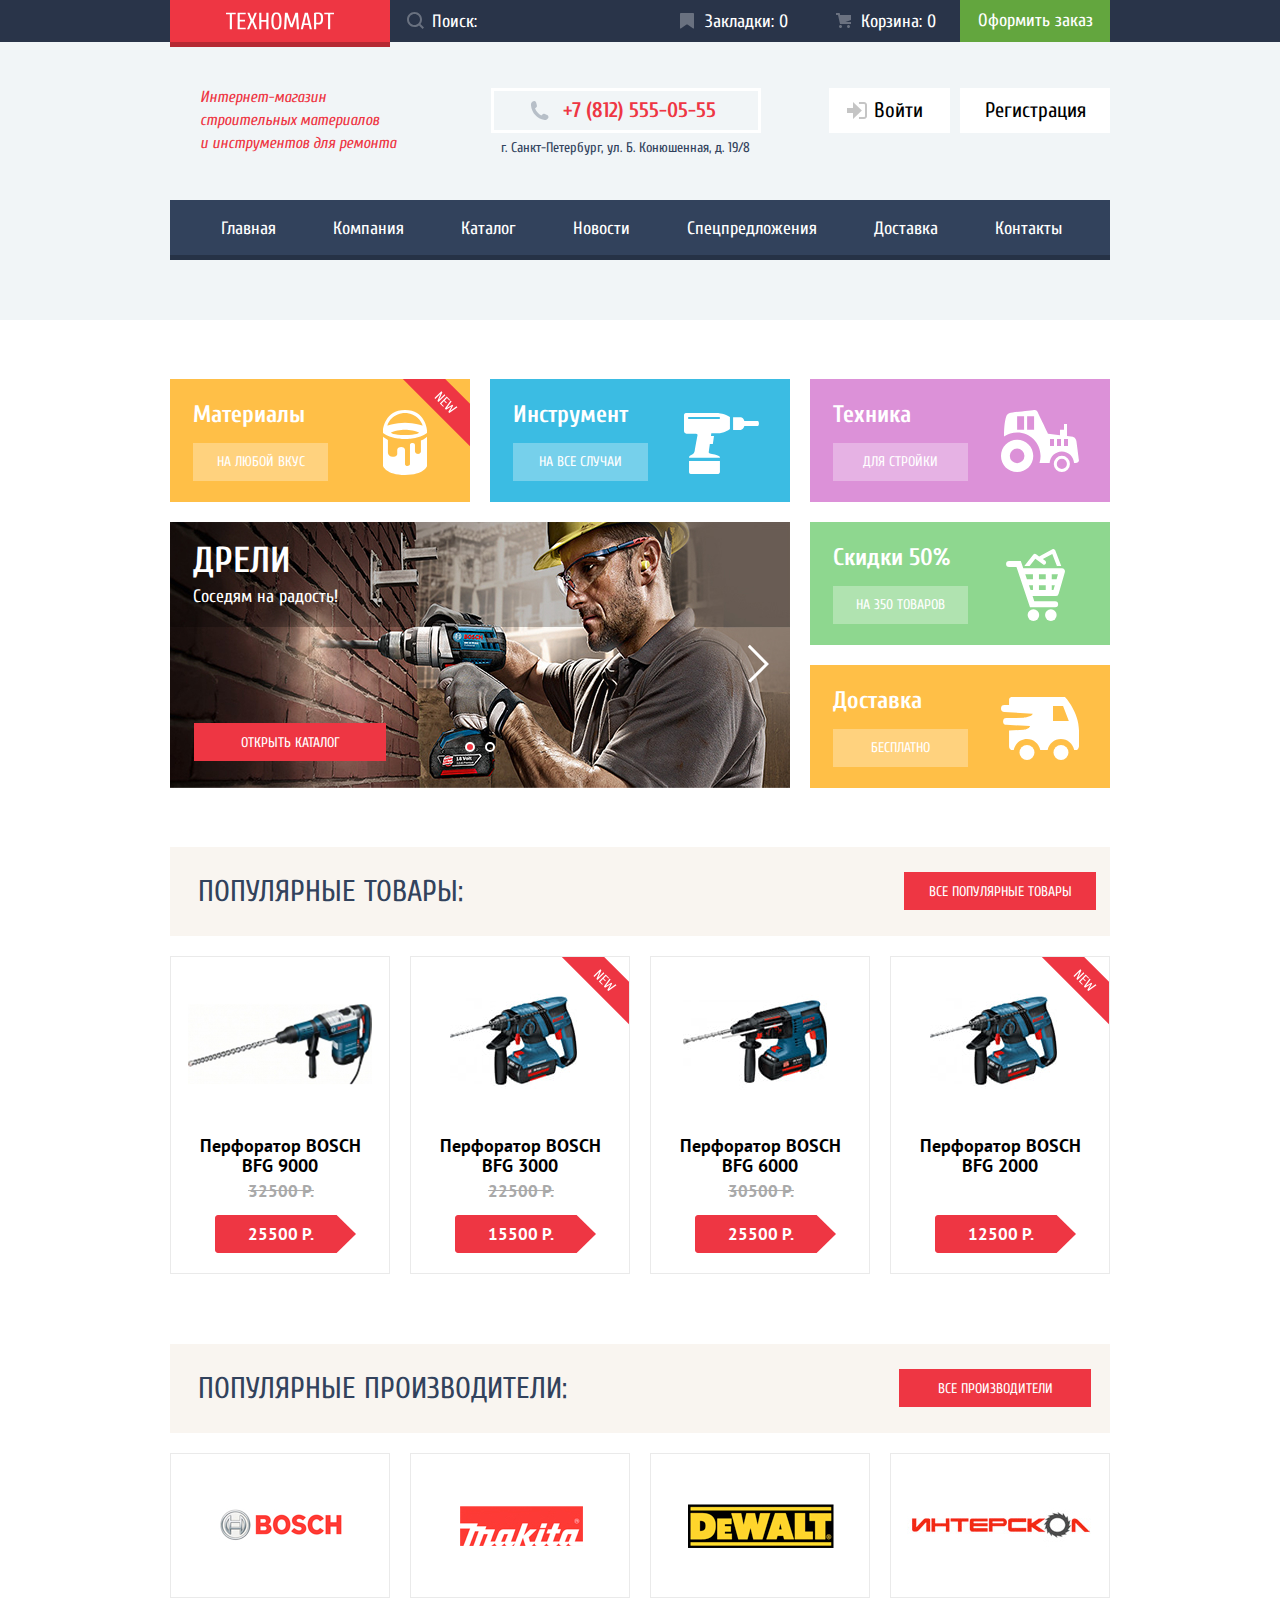
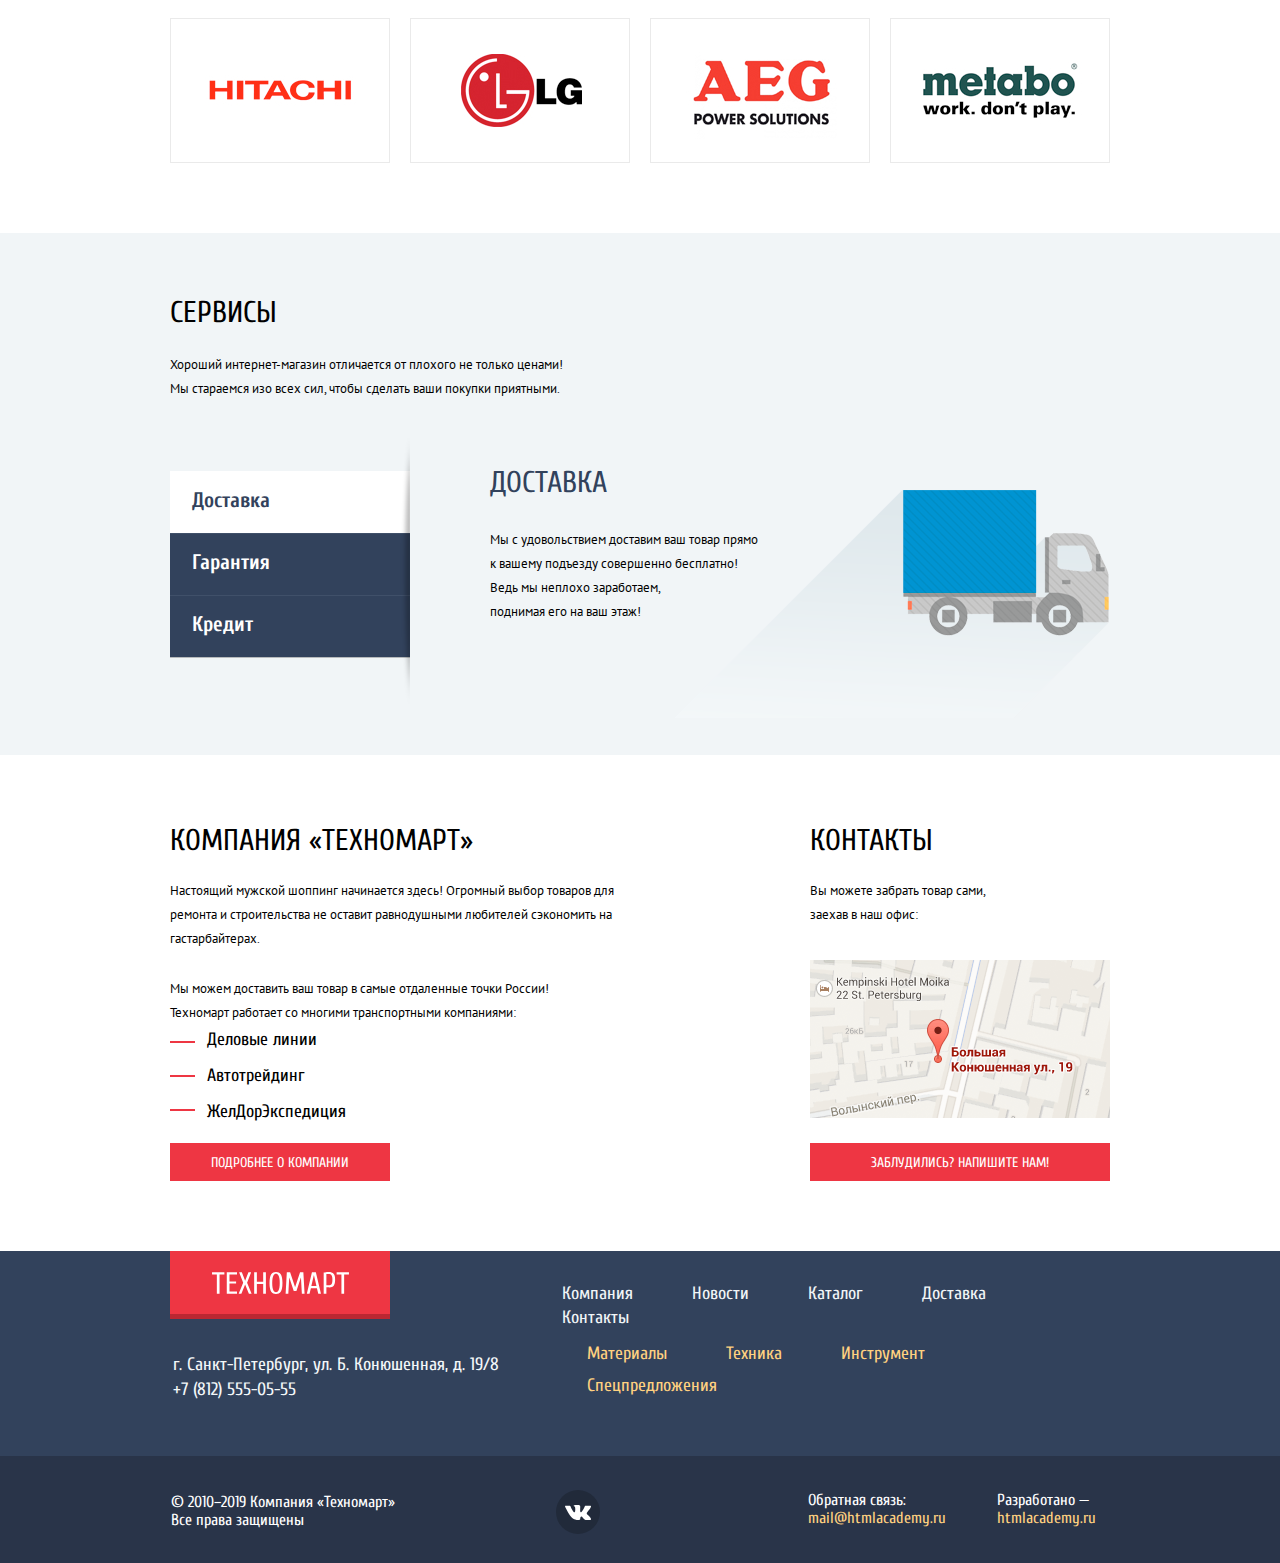
<file: index.html>
<!DOCTYPE html>
<html lang="ru" class="page">
  <head>
    <meta charset="utf-8">
    <title>HTML Academy: Техномарт</title>
    <link
      href="https://fonts.googleapis.com/css2?family=Cuprum:ital,wght@0,400;0,700;1,400&family=PT+Sans:wght@400;700&display=swap"
      rel="stylesheet"
   >
    <link rel="stylesheet" href="css/normalize.css">
    <link rel="stylesheet" href="css/style.css">
  </head>

  <body class="page-body">
    <header>
      <div class="header-top">
        <div class="header-top-wrapper">
          <a class="button header-logo" aria-label="Логотип Техномарт"></a>
          <form
            action="https://echo.htmlacademy.ru"
            method="GET"
            class="search-form"
          >
            <label class="visually-hidden" for="search">Поиск</label>
            <input
              type="search"
              name="search"
              id="search"
              placeholder="Поиск:"
              class="search-input"
           >
          </form>
          <div class="cart-container">
            <a href="" class="header-link bookmarks">Закладки: 0</a>
            <a href="" class="header-link cart">Корзина: 0</a>
            <a href="" class="order">Оформить заказ</a>
          </div>
        </div>
      </div>
      <section class="header-about">
        <h1>
          Интернет-магазин строительных материалов<br>
          и инструментов для ремонта
        </h1>
        <div class="contact-info">
          <div class="phone">
            <a href="tel:+78125550555">+7 (812) 555-05-55</a>
          </div>
          <address>г. Санкт-Петербург, ул. Б. Конюшенная, д. 19/8</address>
        </div>
        <ul class="logged">
          <li>
            <a href="" class="login">Войти</a>
          </li>
          <li>
            <a href="" class="registration">Регистрация</a>
          </li>
        </ul>
      </section>
      <nav class="header-nav">
        <ul>
          <li>
            <a href="index.html">Главная</a>
          </li>
          <li>
            <a href="">Компания</a>
          </li>
          <li>
            <a href="catalog.html">Каталог</a>
          </li>
          <li>
            <a href="">Новости</a>
          </li>
          <li>
            <a href="">Спецпредложения</a>
          </li>
          <li>
            <a href="">Доставка</a>
          </li>
          <li>
            <a href="">Контакты</a>
          </li>
        </ul>
      </nav>
    </header>
    <main>
      <section class="products">
        <h2 class="visually-hidden">Категории товаров</h2>
        <ul class="products-items">
          <li class="product-material new" aria-label="Новинка">
            <h3>Материалы</h3>
            <a href="">На любой вкус</a>
          </li>
          <li class="product-tool">
            <h3>Инструмент</h3>
            <a href="">На все случаи</a>
          </li>
          <li class="product-tech">
            <h3>Техника</h3>
            <a href="">Для стройки</a>
          </li>
          <li class="product-sale">
            <h3>Скидки 50%</h3>
            <a href="">На 350 товаров</a>
          </li>
          <li class="product-delivery">
            <h3>Доставка</h3>
            <a href="">Бесплатно</a>
          </li>
          <li class="product-slider">
            <div class="slider" id="main-slider">
              <ul class="slider-list">
                <li
                  class="slide"
                  id="slide-2"
                  data-image="img/drill-slider.jpg"
                >
                  <h3 class="slide-title">Дрели</h3>
                  <p>Соседям на радость!</p>
                </li>
                <li
                  class="slide"
                  id="slide-1"
                  data-image="img/perforator-slider.jpg"
                >
                  <h3 class="slide-title">Перфораторы</h3>
                  <p>Настоящие мужские игрушки</p>
                </li>
              </ul>
              <div class="slider-controls">
                <button
                  class="back"
                  type="button"
                  aria-label="Предыдущий слайд"
                ></button>
                <button
                  class="forward"
                  type="button"
                  aria-label="Следующий слайд"
                ></button>
                <div class="slider-pagination">
                  <button
                    class="first-slide current"
                    type="button"
                    aria-label="Первый слайд"
                  ></button>
                  <button
                    class="second-slide"
                    type="button"
                    aria-label="Второй слайд"
                  ></button>
                </div>
              </div>
              <a class="button slide-button" href="catalog.html"
                >Открыть каталог</a
              >
            </div>
          </li>
        </ul>
      </section>
      <section class="popular-items">
        <div class="popular-items-header">
          <h2>Популярные товары:</h2>
          <a href="" class="button">Все популярные товары</a>
        </div>
        <ul class="popular-list">
          <li class="item">
            <a href="" class="button buy">Купить</a>
            <a href="" class="button to-bookmarks">В Закладки</a>
            <img
              src="img/bosch-9000.jpg"
              alt="Перфоратор BOSCH BFG 9000"
              width="184"
              height="164"
              class="bosch-9000"
           >
            <h4>Перфоратор BOSCH BFG 9000</h4>
            <div class="price old-price">32500 Р.</div>
            <div class="price new-price">25500 Р.</div>
          </li>
          <li class="item new" aria-label="Новинка">
            <a href="" class="button buy">Купить</a>
            <a href="" class="button to-bookmarks">В Закладки</a>
            <img
              src="img/bosch-3000.jpg"
              alt="Перфоратор BOSCH BFG 3000"
              width="127"
              height="112"
              class="bosch-3000"
           >
            <h4>Перфоратор BOSCH BFG 3000</h4>
            <div class="price old-price">22500 Р.</div>
            <div class="price new-price">15500 Р.</div>
          </li>
          <li class="item">
            <a href="" class="button buy">Купить</a>
            <a href="" class="button to-bookmarks">В Закладки</a>
            <img
              src="img/bosch-6000.jpg"
              alt="Перфоратор BOSCH BFG 6000"
              width="144"
              height="128"
              class="bosch-6000"
           >
            <h4>Перфоратор BOSCH BFG 6000</h4>
            <div class="price old-price">30500 Р.</div>
            <div class="price new-price">25500 Р.</div>
          </li>
          <li class="item new" aria-label="Новинка">
            <a href="" class="button buy">Купить</a>
            <a href="" class="button to-bookmarks">В Закладки</a>
            <img
              src="img/bosch-2000.jpg"
              alt="Перфоратор BOSCH BFG 2000"
              width="127"
              height="112"
              class="bosch-2000"
           >
            <h4>Перфоратор BOSCH BFG 2000</h4>
            <div class="price old-price empty"></div>
            <div class="price new-price">12500 Р.</div>
          </li>
        </ul>
      </section>
      <section class="popular-manufactures">
        <div class="popular-manufactures-header">
          <h2>Популярные производители:</h2>
          <a href="catalog.html" class="button">Все производители</a>
        </div>
        <ul class="manufactures-list">
          <li class="manufactures-item">
            <a href="" aria-label="Бош">
              <img
                src="img/bosch.jpg"
                alt="Логотип BOSCH"
                width="126"
                height="37"
             >
            </a>
          </li>
          <li class="manufactures-item">
            <a href="" aria-label="Макита">
              <img
                src="img/makita.jpg"
                alt="Логотип makita"
                width="123"
                height="40"
             >
            </a>
          </li>
          <li class="manufactures-item">
            <a href="" aria-label="Деволт">
              <img
                src="img/dewalt.jpg"
                alt="Логотип DeWalt"
                width="146"
                height="44"
             >
            </a>
          </li>
          <li class="manufactures-item interskol">
            <a href="" aria-label="Интерскол">
              <img
                src="img/interskol.jpg"
                alt="Логотип интерскол"
                width="200"
                height="88"
             >
            </a>
          </li>
          <li class="manufactures-item">
            <a href="" aria-label="Хитачи">
              <img
                src="img/hitachi.jpg"
                alt="Логотип HITACH"
                width="169"
                height="31"
             >
            </a>
          </li>
          <li class="manufactures-item">
            <a href="" aria-label="Элджи">
              <img src="img/lg.jpg" alt="Логотип LG" width="121" height="73">
            </a>
          </li>
          <li class="manufactures-item">
            <a href="" aria-label="Аег">
              <img
                src="img/aeg.jpg"
                alt="Логотип AEG"
                width="151"
                height="96"
             >
            </a>
          </li>
          <li class="manufactures-item metabo">
            <a href="" aria-label="Метабо">
              <img
                src="img/metabo.jpg"
                alt="Логотип metabo"
                width="206"
                height="73"
             >
            </a>
          </li>
        </ul>
      </section>
      <section class="advantages">
        <div class="advantages-container">
          <h2 class="visually-hidden">Наши преимущества</h2>
          <div class="advantages-header">
            <h3>Сервисы</h3>
            <p>
              Хороший интернет-магазин отличается от плохого не только ценами!
              Мы стараемся изо всех сил, чтобы сделать ваши покупки приятными.
            </p>
          </div>
          <div class="switch">
            <div class="switch-controls">
              <button
                type="button"
                aria-label="Доставка"
                data-switch="0"
                class="current"
              >
                Доставка
              </button>
              <button type="button" aria-label="Гарантия" data-switch="1">
                Гарантия
              </button>
              <button type="button" aria-label="Кредит" data-switch="2">
                Кредит
              </button>
            </div>
            <ul class="switch-list">
              <li class="switch-item delivery">
                <h3 class="switch-title">Доставка</h3>
                <p>
                  Мы с удовольствием доставим ваш товар прямо<br>
                  к вашему подъезду совершенно бесплатно!<br>
                  Ведь мы неплохо заработаем,<br>
                  поднимая его на ваш этаж!
                </p>
              </li>
              <li class="switch-item guarantee">
                <h3 class="switch-title">Гарантия</h3>
                <p>
                  Если купленный у нас товар поломается или заискрит,<br>
                  а также в случае пожара, спровоцированного его<br>
                  возгоранием, вы всегда можете быть уверены в нашей<br>
                  гарантии. Мы обменяем сгоревший товар на новый.<br>
                  Дом уж восстановите как-нибудь сами.
                </p>
              </li>
              <li class="switch-item credit">
                <h3 class="switch-title">Кредит</h3>
                <p>
                  Залезть в долговую яму стало проще!<br>
                  Кредитные консультанты придут вам на помощь.
                </p>
                <a class="button btn-credit" href="#">Отправить заявку</a>
              </li>
            </ul>
          </div>
        </div>
      </section>
      <div class="main-about-container">
        <section class="main-about">
          <h2>Компания «Техномарт»</h2>
          <p>
            Настоящий мужской шоппинг начинается здесь! Огромный выбор товаров
            для ремонта и строительства не оставит равнодушными любителей
            сэкономить на гастарбайтерах.
          </p>
          <p>
            Мы можем доставить ваш товар в самые отдаленные точки России!
            Техномарт работает со многими транспортными компаниями:
          </p>
          <ul>
            <li>Деловые линии</li>
            <li>Автотрейдинг</li>
            <li>ЖелДорЭкспедиция</li>
          </ul>
          <a href="" class="button">Подробнее о компании</a>
        </section>
        <section class="main-contacts">
          <h2>Контакты</h2>
          <p>Вы можете забрать товар сами, заехав в наш офис:</p>
          <a
            class="map-popup"
            href="map.html"
            aria-label="г. Санкт-Петербург, ул. Б. Конюшенная, д. 19/8"
          ></a>
          <a class="button btn-write-us" href="writeus.html">
            Заблудились? Напишите нам!
          </a>
        </section>
      </div>
      <section class="popup popup-writeus">
        <h2 class="visually-hidden">Связаться с нами</h2>
        <form
          class="writeus-form"
          action="https://echo.htmlacademy.ru"
          method="POST"
        >
          <div class="form-wrapper">
            <p>
              <label for="name">Ваше имя:</label>
              <input
                class="name"
                type="text"
                id="name"
                name="name"
                placeholder="Имя Фамилия"
             >
            </p>
            <p>
              <label for="email">Ваш e-mail:</label>
              <input
                class="email"
                type="email"
                id="email"
                name="email"
                placeholder="email@example.com"
             >
            </p>
            <p>
              <label for="text">Текст письма:</label>
              <textarea
                class="text"
                name="text"
                id="text"
                cols="30"
                rows="5"
                placeholder="В свободной форме"
              ></textarea>
            </p>
          </div>
          <div class="submit-wrapper">
            <button type="submit" class="button">Отправить</button>
          </div>
        </form>
        <button type="button" class="popup-close" aria-label="Закрыть"></button>
      </section>
      <section class="popup-address-container popup">
        <h2 class="visually-hidden">Как нас найти</h2>
        <iframe
          src="https://www.google.com/maps/embed?pb=!1m18!1m12!1m3!1d1998.6037872533277!2d30.320858716096975!3d59.93871648187614!2m3!1f0!2f0!3f0!3m2!1i1024!2i768!4f13.1!3m3!1m2!1s0x4696310fca145cc1%3A0x42b32648d8238007!2z0JHQvtC70YzRiNCw0Y8g0JrQvtC90Y7RiNC10L3QvdCw0Y8g0YPQuy4sIDE5LzgsINCh0LDQvdC60YIt0J_QtdGC0LXRgNCx0YPRgNCzLCAxOTExODY!5e0!3m2!1sru!2sru!4v1593350574556!5m2!1sru!2sru"
          width="943"
          height="449"
          style="border: 0;"
          allowfullscreen=""
          aria-hidden="false"
          tabindex="0"
        ></iframe>
        <button type="button" class="popup-close" aria-label="Закрыть"></button>
      </section>
      <section class="popup popup-added">
        <button type="button" class="popup-close" aria-label="Закрыть"></button>
        <h3>Товар добавлен в корзину!</h3>
        <div class="popup-added-buttons">
          <a href="" class="button">Оформить заказ</a>
          <a href="" class="button btn-continue">Продолжить покупки</a>
        </div>
      </section>
    </main>
    <footer>
      <div class="footer-top">
        <div class="footer-top-wrapper">
          <div class="footer-top-line1">
            <a class="button footer-logo" aria-label="Техномарт"></a>
            <ul class="footer-nav">
              <li>
                <a href="">Компания</a>
              </li>
              <li>
                <a href="">Новости</a>
              </li>
              <li>
                <a href="catalog.html">Каталог</a>
              </li>
              <li>
                <a href="">Доставка</a>
              </li>
              <li>
                <a href="">Контакты</a>
              </li>
            </ul>
          </div>
          <div class="footer-top-line2">
            <div class="footer-contacts">
              <address>г. Санкт-Петербург, ул. Б. Конюшенная, д. 19/8</address>
              <a href="tel:+78125550555">+7 (812) 555-05-55</a>
            </div>
            <ul class="footer-menu">
              <li>
                <a href="">Материалы</a>
              </li>
              <li>
                <a href="">Техника</a>
              </li>
              <li>
                <a href="">Инструмент</a>
              </li>
              <li>
                <a href="">Спецпредложения</a>
              </li>
            </ul>
          </div>
        </div>
      </div>
      <div class="footer-bottom">
        <div class="footer-bottom-wrapper">
          <p>
            © 2010–2019 Компания «Техномарт»<br>
            Все права защищены
          </p>
          <ul class="social">
            <li>
              <a href="" class="social-vk" aria-label="Вконтакте"></a>
            </li>
           
          </ul>
          <div class="copyright-wrapper">
            <p>
              Обратная связь:<br>
              <a class="feedback" href="mailto:mail@htmlacademy.ru"
                >mail@htmlacademy.ru</a
              >
            </p>
            <p>
              Разработано —<br>
              <a
                class="copyright"
                href="https://htmlacademy.ru/intensive/htmlcss"
                >htmlacademy.ru</a
              >
            </p>
          </div>
        </div>
      </div>
    </footer>
    <script src="js/script.js"></script>
  </body>
</html>
</file>
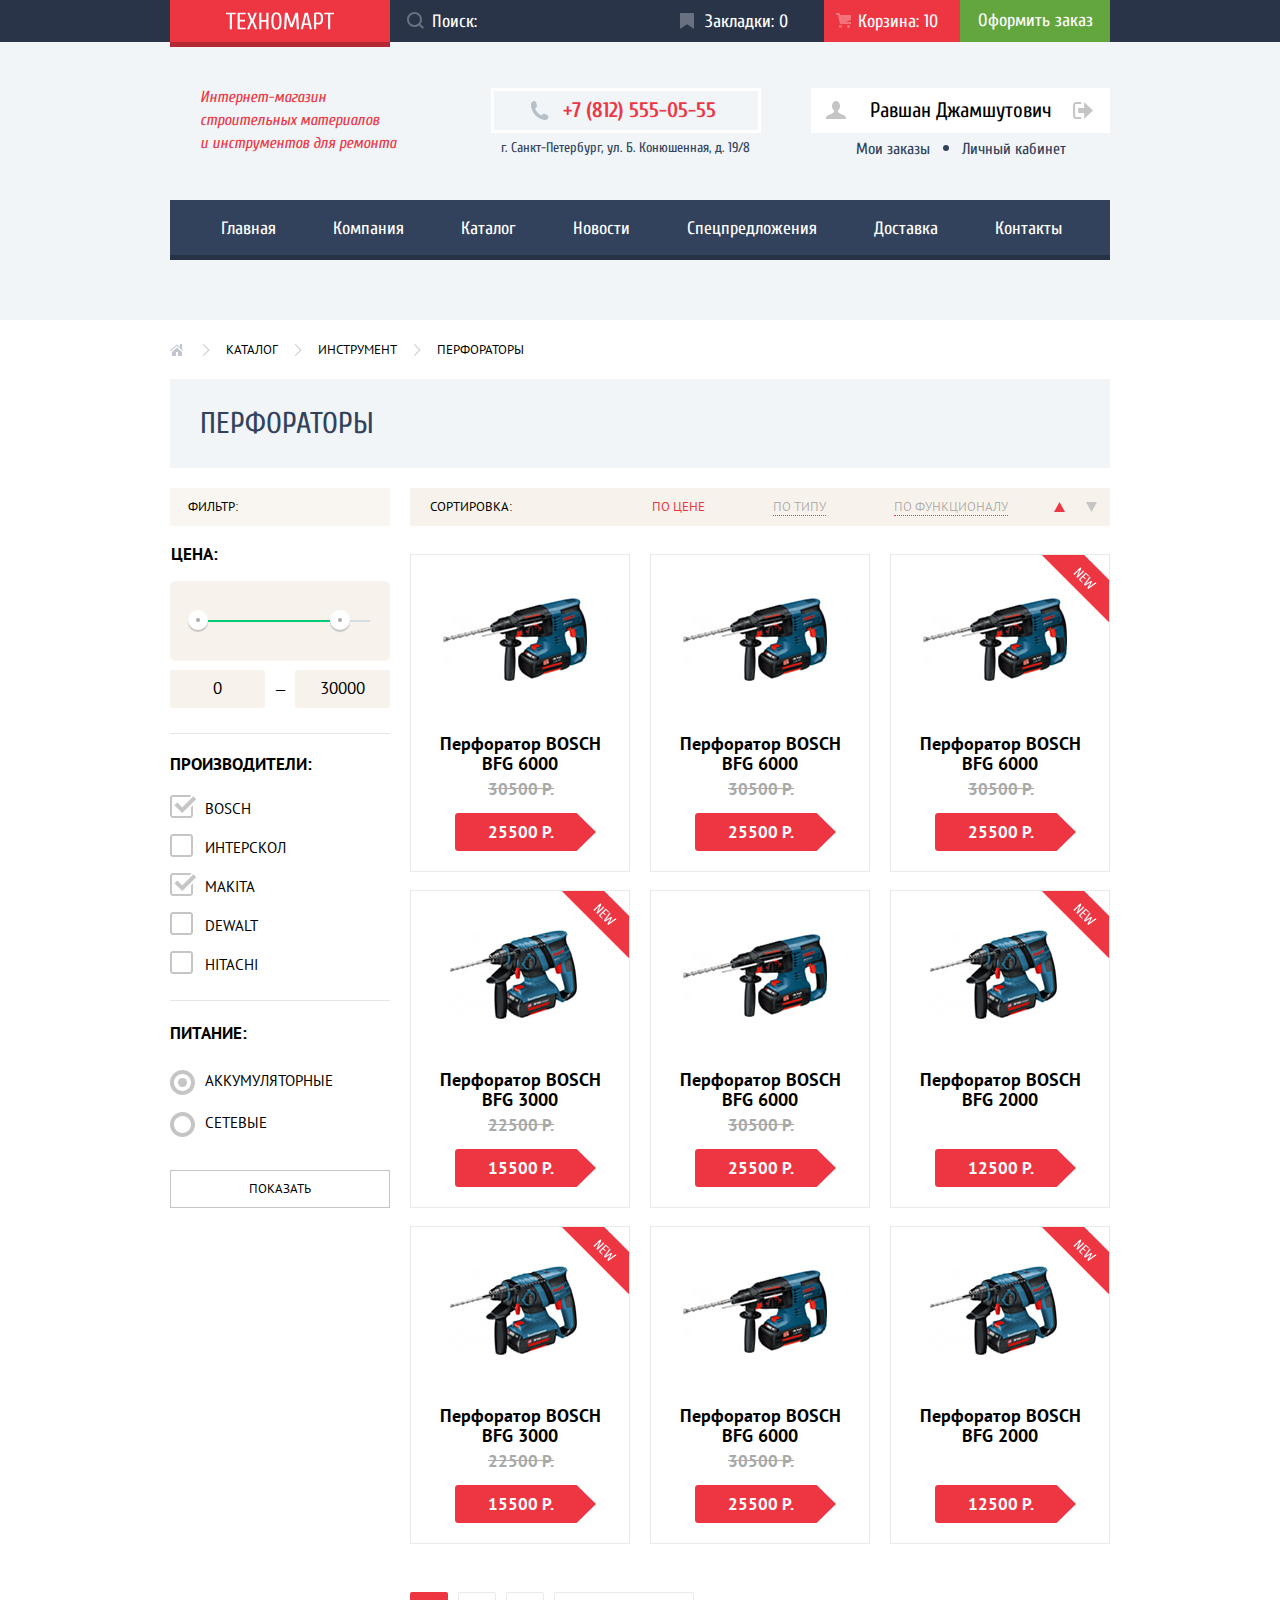
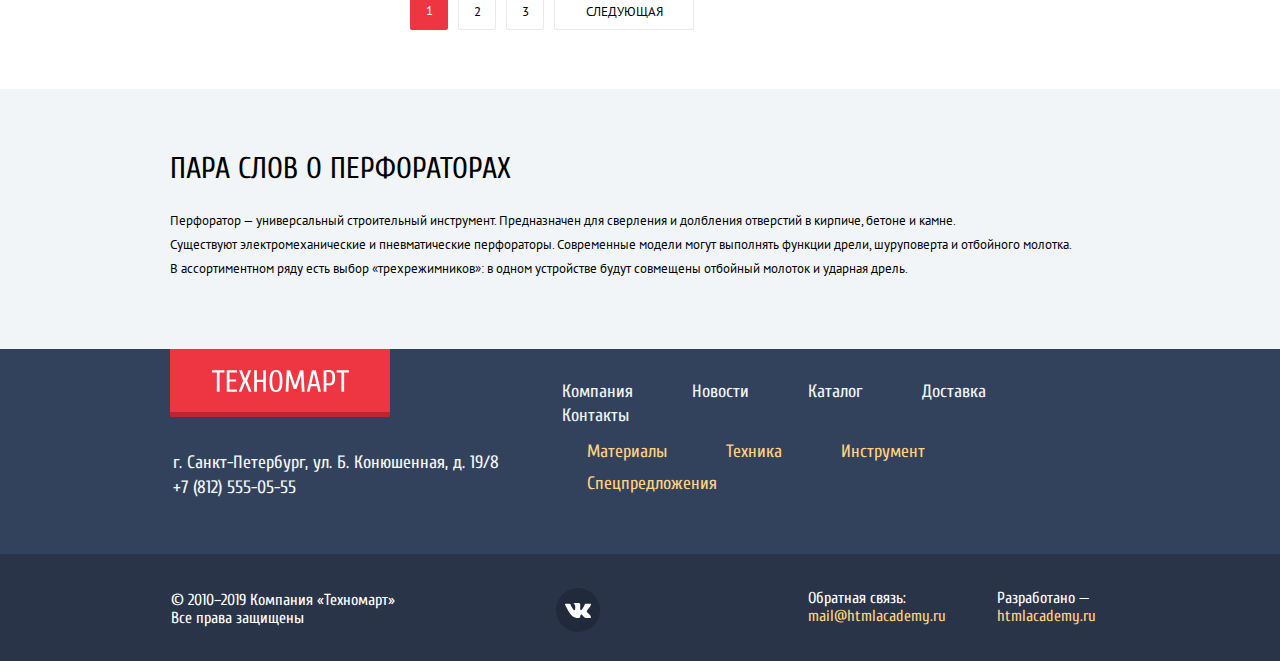
<file: catalog.html>
<!DOCTYPE html>
<html lang="ru" class="page">
  <head>
    <meta charset="utf-8">
    <title>HTML Academy: Техномарт</title>
    <link
      href="https://fonts.googleapis.com/css2?family=Cuprum:ital,wght@0,400;0,700;1,400&family=PT+Sans:wght@400;700&display=swap"
      rel="stylesheet"
   >
    <link rel="stylesheet" href="css/normalize.css">
    <link rel="stylesheet" href="css/style.css">
  </head>

  <body class="page-body">
    <header>
      <div class="header-top">
        <div class="header-top-wrapper">
          <a
            href="index.html"
            class="button header-logo"
            aria-label="Перейти на главную страницу"
          ></a>
          <form
            action="https://echo.htmlacademy.ru"
            method="GET"
            class="search-form"
          >
            <label class="visually-hidden" for="search">Поиск</label>
            <input
              type="search"
              name="search"
              id="search"
              placeholder="Поиск:"
              class="search-input"
           >
          </form>
          <div class="cart-container">
            <a href="" class="header-link bookmarks">Закладки: 0</a>
            <a href="" class="header-link cart added">Корзина: 10</a>
            <a href="" class="order">Оформить заказ</a>
          </div>
        </div>
      </div>
      <section class="header-about">
        <h1>
          Интернет-магазин строительных материалов<br>
          и инструментов для ремонта
        </h1>
        <div class="contact-info">
          <div class="phone">
            <a href="tel:+78125550555">+7 (812) 555-05-55</a>
          </div>
          <address>г. Санкт-Петербург, ул. Б. Конюшенная, д. 19/8</address>
        </div>
        <ul class="logged-in">
          <li class="profile">
            <a
              href="profile.html"
              class="username"
              aria-label="Переход в профиль"
              >Равшан Джамшутович</a
            >
            <a
              href="logout.html"
              class="logout"
              aria-label="Выйти из профиля"
            ></a>
          </li>
          <li>
            <a href="" class="my-orders">Мои заказы</a>
          </li>
          <li>
            <a href="" class="user-profile">Личный кабинет</a>
          </li>
        </ul>
      </section>
      <nav class="header-nav">
        <ul>
          <li>
            <a href="index.html">Главная</a>
          </li>
          <li>
            <a href="">Компания</a>
          </li>
          <li>
            <a href="catalog.html">Каталог</a>
          </li>
          <li>
            <a href="">Новости</a>
          </li>
          <li>
            <a href="">Спецпредложения</a>
          </li>
          <li>
            <a href="">Доставка</a>
          </li>
          <li>
            <a href="">Контакты</a>
          </li>
        </ul>
      </nav>
    </header>
    <main>
      <div class="catalog-content">
        <div class="catalog-head-container">
          <ul class="catalog-breadcrumbs">
            <li>
              <a
                class="to-index"
                href="index.html"
                aria-label="Перейти на главную страницу"
              ></a>
            </li>
            <li>
              <a href="catalog.html">Каталог</a>
            </li>
            <li>
              <a href="">Инструмент</a>
            </li>
            <li>
              <a>Перфораторы</a>
            </li>
          </ul>
          <div class="catalog-heading">
            <h2>Перфораторы</h2>
          </div>
        </div>
        <div class="catalog-main-container">
          <section class="filter">
            <h3>Фильтр:</h3>
            <form action="https://echo.htmlacademy.ru" method="GET">
              <fieldset class="filter-range">
                <legend>Цена:</legend>
                <div class="range-filter">
                  <div class="range-controls">
                    <div class="scale">
                      <div class="bar"></div>
                    </div>
                    <button
                      class="toggle toggle-min"
                      type="button"
                      aria-label="Минимальная цена"
                    ></button>
                    <button
                      class="toggle toggle-max"
                      type="button"
                      aria-label="Максимальная цена"
                    ></button>
                  </div>
                  <div class="price-controls">
                    <label for="min-price">
                      <input
                        type="number"
                        name="min-price"
                        value="0"
                        id="min-price"
                     >
                    </label>
                    —
                    <label for="max-price">
                      <input
                        type="number"
                        name="max-price"
                        value="30000"
                        id="max-price"
                     >
                    </label>
                  </div>
                </div>
              </fieldset>
              <fieldset class="filter-manufactures">
                <legend>Производители:</legend>
                <input
                  type="checkbox"
                  name="brandname"
                  id="BOSCH"
                  value="boch"
                  checked
                  class="visually-hidden filter-input-checkbox"
               >
                <label for="BOSCH">BOSCH</label>
                <input
                  type="checkbox"
                  name="brandname"
                  id="interskol"
                  value="interskol"
                  class="visually-hidden filter-input-checkbox"
               >
                <label for="interskol">ИНТЕРСКОЛ</label>
                <input
                  type="checkbox"
                  name="brandname"
                  id="MAKITA"
                  value="makita"
                  checked
                  class="visually-hidden filter-input-checkbox"
               >
                <label for="MAKITA">MAKITA</label>
                <input
                  type="checkbox"
                  name="brandname"
                  id="DEWALT"
                  value="dewalt"
                  class="visually-hidden filter-input-checkbox"
               >
                <label for="DEWALT">DEWALT</label>
                <input
                  type="checkbox"
                  name="brandname"
                  id="HITACHI"
                  value="hitachi"
                  class="visually-hidden filter-input-checkbox"
               >
                <label for="HITACHI">HITACHI</label>
              </fieldset>
              <fieldset class="filter-suply">
                <legend>Питание:</legend>
                <input
                  type="radio"
                  name="supply"
                  id="battery"
                  value="battery"
                  checked
                  class="visually-hidden filter-input-radio"
               >
                <label for="battery">Аккумуляторные</label>
                <input
                  type="radio"
                  name="supply"
                  id="network"
                  value="network"
                  class="visually-hidden filter-input-radio"
               >
                <label for="network">Сетевые</label>
              </fieldset>
              <button type="submit" class="filter-button">Показать</button>
            </form>
          </section>
          <section class="catalog-main-template">
            <h3 class="visually-hidden">Товары</h3>
            <section class="sorting">
              <h4>Сортировка:</h4>
              <ul class="sorting-list">
                <li>
                  <a href="" class="active">По цене</a>
                </li>
                <li>
                  <a href="">По типу</a>
                </li>
                <li>
                  <a href="">По функционалу</a>
                </li>
                <li>
                  <button class="to-top current" type="button" aria-label="По возрастанию">
                    <svg
                      width="11"
                      height="10"
                      viewBox="0 0 11 10"
                      fill="none"
                      xmlns="http://www.w3.org/2000/svg"
                    >
                      <path d="M5.5 0L11 10L0 10" fill="#C5C5C5"></path>
                    </svg>
                  </button>
                </li>
                <li>
                  <button class="to-bottom" type="button" aria-label="По убыванию">
                    <svg
                      width="11"
                      height="10"
                      viewBox="0 0 11 10"
                      fill="none"
                      xmlns="http://www.w3.org/2000/svg"
                    >
                      <path d="M5.5 10L0 0H11" fill="#C5C5C5"></path>
                    </svg>
                  </button>
                </li>
              </ul>
            </section>
            <ul class="item-list">
              <li class="item">
                <a href="buy.html" class="button buy">Купить</a>
                <a href="" class="button to-bookmarks">В Закладки</a>
                <img
                  src="img/bosch-6000.jpg"
                  alt="Перфоратор BOSCH BFG 6000"
                  width="144"
                  height="128"
                  class="bosch-6000"
               >
                <h4>Перфоратор BOSCH BFG 6000</h4>
                <div class="price old-price">30500 Р.</div>
                <div class="price new-price">25500 Р.</div>
              </li>
              <li class="item">
                <a href="buy.html" class="button buy">Купить</a>
                <a href="" class="button to-bookmarks">В Закладки</a>
                <img
                  src="img/bosch-6000.jpg"
                  alt="Перфоратор BOSCH BFG 6000"
                  width="144"
                  height="128"
                  class="bosch-6000"
               >
                <h4>Перфоратор BOSCH BFG 6000</h4>
                <div class="price old-price">30500 Р.</div>
                <div class="price new-price">25500 Р.</div>
              </li>
              <li class="item new" aria-label="Новинка">
                <a href="buy.html" class="button buy">Купить</a>
                <a href="" class="button to-bookmarks">В Закладки</a>
                <img
                  src="img/bosch-6000.jpg"
                  alt="Перфоратор BOSCH BFG 6000"
                  width="144"
                  height="128"
                  class="bosch-6000"
               >
                <h4>Перфоратор BOSCH BFG 6000</h4>
                <div class="price old-price">30500 Р.</div>
                <div class="price new-price">25500 Р.</div>
              </li>
              <li class="item new" aria-label="Новинка">
                <a href="buy.html" class="button buy">Купить</a>
                <a href="" class="button to-bookmarks">В Закладки</a>
                <img
                  src="img/bosch-3000.jpg"
                  alt="Перфоратор BOSCH BFG 3000"
                  width="127"
                  height="112"
                  class="bosch-3000"
               >
                <h4>Перфоратор BOSCH BFG 3000</h4>
                <div class="price old-price">22500 Р.</div>
                <div class="price new-price">15500 Р.</div>
              </li>
              <li class="item">
                <a href="buy.html" class="button buy">Купить</a>
                <a href="" class="button to-bookmarks">В Закладки</a>
                <img
                  src="img/bosch-6000.jpg"
                  alt="Перфоратор BOSCH BFG 6000"
                  width="144"
                  height="128"
                  class="bosch-6000"
               >
                <h4>Перфоратор BOSCH BFG 6000</h4>
                <div class="price old-price">30500 Р.</div>
                <div class="price new-price">25500 Р.</div>
              </li>
              <li class="item new" aria-label="Новинка">
                <a href="buy.html" class="button buy">Купить</a>
                <a href="" class="button to-bookmarks">В Закладки</a>
                <img
                  src="img/bosch-2000.jpg"
                  alt="Перфоратор BOSCH BFG 2000"
                  width="127"
                  height="112"
                  class="bosch-2000"
               >
                <h4>Перфоратор BOSCH BFG 2000</h4>
                <div class="price old-price empty"></div>
                <div class="price new-price">12500 Р.</div>
              </li>
              <li class="item new" aria-label="Новинка">
                <a href="buy.html" class="button buy">Купить</a>
                <a href="" class="button to-bookmarks">В Закладки</a>
                <img
                  src="img/bosch-3000.jpg"
                  alt="Перфоратор BOSCH BFG 3000"
                  width="127"
                  height="112"
                  class="bosch-3000"
               >
                <h4>Перфоратор BOSCH BFG 3000</h4>
                <div class="price old-price">22500 Р.</div>
                <div class="price new-price">15500 Р.</div>
              </li>
              <li class="item">
                <a href="buy.html" class="button buy">Купить</a>
                <a href="" class="button to-bookmarks">В Закладки</a>
                <img
                  src="img/bosch-6000.jpg"
                  alt="Перфоратор BOSCH BFG 6000"
                  width="144"
                  height="128"
                  class="bosch-6000"
               >
                <h4>Перфоратор BOSCH BFG 6000</h4>
                <div class="price old-price">30500 Р.</div>
                <div class="price new-price">25500 Р.</div>
              </li>
              <li class="item new" aria-label="Новинка">
                <a href="buy.html" class="button buy">Купить</a>
                <a href="" class="button to-bookmarks">В Закладки</a>
                <img
                  src="img/bosch-2000.jpg"
                  alt="Перфоратор BOSCH BFG 2000"
                  width="127"
                  height="112"
                  class="bosch-2000"
               >
                <h4>Перфоратор BOSCH BFG 2000</h4>
                <div class="price old-price empty"></div>
                <div class="price new-price">12500 Р.</div>
              </li>
            </ul>
          </section>
          <ul class="pagination">
            <li>
              <a href="" class="active">1</a>
            </li>
            <li>
              <a href="">2</a>
            </li>
            <li>
              <a href="">3</a>
            </li>
            <li>
              <a href="" class="pagination-next">Следующая</a>
            </li>
          </ul>
        </div>
        <section class="about-perforators">
          <div class="about-perforators-container">
            <h3>Пара слов о перфораторах</h3>
            <p>
              Перфоратор — универсальный строительный инструмент. Предназначен
              для сверления и долбления отверстий в кирпиче, бетоне и камне.<br>
              Существуют электромеханические и пневматические перфораторы.
              Современные модели могут выполнять функции дрели, шуруповерта и
              отбойного молотка. В ассортиментном ряду есть выбор
              «трехрежимников»: в одном устройстве будут совмещены отбойный
              молоток и ударная дрель.
            </p>
          </div>
        </section>
        <section class="popup popup-added">
          <button
            type="button"
            class="popup-close"
            aria-label="Закрыть"
          ></button>
          <h3>Товар добавлен в корзину!</h3>
          <div class="popup-added-buttons">
            <a href="" class="button">Оформить заказ</a>
            <a href="" class="button btn-continue">Продолжить покупки</a>
          </div>
        </section>
      </div>
    </main>
    <footer>
      <div class="footer-top">
        <div class="footer-top-wrapper">
          <div class="footer-top-line1">
            <a class="button footer-logo" aria-label="Техномарт"></a>
            <ul class="footer-nav">
              <li>
                <a href="">Компания</a>
              </li>
              <li>
                <a href="">Новости</a>
              </li>
              <li>
                <a href="catalog.html">Каталог</a>
              </li>
              <li>
                <a href="">Доставка</a>
              </li>
              <li>
                <a href="">Контакты</a>
              </li>
            </ul>
          </div>
          <div class="footer-top-line2">
            <div class="footer-contacts">
              <address>г. Санкт-Петербург, ул. Б. Конюшенная, д. 19/8</address>
              <a href="tel:+78125550555">+7 (812) 555-05-55</a>
            </div>
            <ul class="footer-menu">
              <li>
                <a href="">Материалы</a>
              </li>
              <li>
                <a href="">Техника</a>
              </li>
              <li>
                <a href="">Инструмент</a>
              </li>
              <li>
                <a href="">Спецпредложения</a>
              </li>
            </ul>
          </div>
        </div>
      </div>
      <div class="footer-bottom">
        <div class="footer-bottom-wrapper">
          <p>
            © 2010–2019 Компания «Техномарт»<br>
            Все права защищены
          </p>
          <ul class="social">
            <li>
              <a href="" class="social-vk" aria-label="Вконтакте"></a>
            </li>
           
          </ul>
          <div class="copyright-wrapper">
            <p>
              Обратная связь:<br>
              <a class="feedback" href="mailto:mail@htmlacademy.ru"
                >mail@htmlacademy.ru</a
              >
            </p>
            <p>
              Разработано —<br>
              <a
                class="copyright"
                href="https://htmlacademy.ru/intensive/htmlcss"
                >htmlacademy.ru</a
              >
            </p>
          </div>
        </div>
      </div>
    </footer>
    <script src="js/script.js"></script>
  </body>
</html>
</file>
<file: css/style.css>
:root{--basic-red:#ee3643;--basic-green:#63a63e;--basic-grey:#3d546f;--basic-greylight:#c5c5c5;--basic-background:#f1f5f7;--basic-background-link-active:#161d29;--basic-white:#ffffff;--basic-yellow:#ffbf47;--basic-blue:#3bbce3;--basic-lilac:#dc91d8;--basic-greenlight:#8ed78f;--basic-yellowlight:#ffd180;--basic-success:#5fbb2d;--basic-warning:#ffbf47;--basic-error:#ba2732;--basic-lightgrey:#eaeaea;--basic-button-hover:#ca2c37;--basic-black:#000000;--basic-link:#32425c;--basic-link-hover:#293449;--basic-link-active:rgba(255, 255, 255, 0.5);--basic-footer-address:#f3f7f9;--basic-header:#293449;--basic-shadow:rgba(0, 0, 0, 0.24);--basic-shadow-inset:#405069;--basic-products-bg-link:rgba(255, 255, 255, 0.3);--basic-products-bg-link-hover:rgba(197, 197, 197, 0.3);--basic-products-bg-link-active:rgba(169, 169, 169, 0.3);--basic-slider:#645a58;--basic-controls:#f7f3ec;--basic-controls-bg:#ababab;--basic-section-header:#f9f5f0;--basic-separator:rgba(0, 0, 0, 0.1);--basic-scale:#d7dcde;--basic-bar:#00ca74;--basic-sorting:rgba(0, 0, 0, 0.3);--basic-price-old:#a9a9a9;--basic-shadow-buy:#367315;--basic-shadow-buy-active:#518534;--basic-social:#212a3a}*,::after,::before{box-sizing:border-box}body{min-width:960px;margin:0;padding:0;font-family:"PT Sans",Cuprum,Arial,sans-serif;line-height:24px}a{text-decoration:none}img{max-width:100%;height:auto}.page{min-width:960px;height:100%}.page-body{display:grid;grid-template-rows:min-content 1fr min-content;align-content:start;min-height:100%}header{display:flex;flex-direction:column;padding:0 0 60px 0;background-color:var(--basic-background);font-family:Cuprum,Arial,sans-serif;font-size:18px;line-height:24px;font-weight:400;text-align:center}.header-top{display:flex;flex-direction:row;width:100%;margin:0 auto;background-color:var(--basic-header)}.header-top-wrapper{display:flex;justify-content:space-between;width:940px;max-height:42px;margin:0 auto}.header-top .header-logo{display:block;text-align:center;width:220px;height:47px;background-image:url(../img/logo-technomart.svg);background-size:108px 18px;background-repeat:no-repeat;background-position:center 12px;background-color:var(--basic-red);box-shadow:inset 0 -5px 0 var(--basic-shadow)}.header-top .header-logo:hover{background-color:var(--basic-red)}.header-top .header-logo:active{background-color:var(--basic-error)}.search-form{display:inline}.search-form input{width:271px;max-height:42px;margin:0 0 0 -7px;padding:12px 0 10px 42px;background-color:var(--basic-header);background-image:url(../img/icon-search-grey.svg);background-repeat:no-repeat;background-position:17px 12px;border:none;outline:0}.search-form input:hover{background-image:url(../img/icon-search-white.svg)}.search-form input:focus{color:var(--basic-black);background-image:url(../img/icon-search-red.svg);background-color:var(--basic-white);border:none}.search-form input::-webkit-input-placeholder{color:var(--basic-white)}.search-form input::-moz-placeholder{color:var(--basic-white)}.search-form:hover .search-icon{opacity:1}.search-form input:focus{fill:var(--basic-red)}.header-top a{color:var(--basic-white)}.header-link:active{background-color:var(--basic-background-link-active);color:var(--basic-link-active)}.cart-container{display:flex;justify-content:flex-end;align-items:stretch}.cart{width:136px;padding:10px 0 0 12px;text-align:center;background-image:url(../img/icon-cart-grey.svg);background-repeat:no-repeat;background-position:12px 13px}.cart:hover{background-image:url(../img/icon-cart-white.svg)}.cart:active{background-image:url(../img/icon-cart-grey.svg)}.added{background-color:var(--basic-red)}.bookmarks{width:156px;padding:10px 0 0 0;text-align:center;background-image:url(../img/icon-bookmark-grey.svg);background-repeat:no-repeat;background-position:12px 13px}.bookmarks:hover{background-image:url(../img/icon-bookmark-white.svg)}.bookmarks:active{background-image:url(../img/icon-bookmark-grey.svg)}.header-top .order{box-sizing:border-box;width:150px;padding:9px 0 0 0;background-color:var(--basic-green)}.header-top .order:hover{background-color:var(--basic-success)}.header-top .order:active{background-color:var(--basic-green);color:var(--basic-link-active)}.header-about{display:flex;justify-content:space-between;width:940px;margin:43.5px auto}.header-about h1{display:inline-block;vertical-align:baseline;width:227px;margin:0;padding:0 0 0 30px;font-style:italic;font-weight:400;font-size:16px;line-height:23px;text-align:left;color:var(--basic-red)}.contact-info{margin:0 0 0 28px;text-align:center}.phone{width:270px;margin:2px 0 0 15px;padding:4px 0 5px 28px;background-image:url(../img/icon-phone.svg);background-repeat:no-repeat;background-position:36px 10px;text-align:center;border:3px solid var(--basic-white)}.phone a{font-weight:700;font-size:21px;line-height:30px;color:var(--basic-red)}.header-about address{margin:3px 0 -3px 14px;font-style:normal;font-size:14px;line-height:24px;color:var(--basic-link)}.logged,.logged-in{display:flex;flex-wrap:wrap;justify-content:space-between;width:299px;margin:0;padding:0;font-family:Cuprum,Arial,Helvetica,sans-serif;text-align:center;font-size:21px;line-height:21px;list-style:none}.logged a,.logged-in a{color:var(--basic-black)}.login,.registration{background-color:var(--basic-white)}.logged{padding:0 0 0 18px}.login{display:block;width:121px;margin:2px 0 0 0;padding:12px 6px 12px 24px;text-align:center;background-image:url(../img/icon-login.svg);background-repeat:no-repeat;background-position:18px 14px}.login:hover{background-image:url(../img/icon-login-hover.svg)}.login:active{background-image:url(../img/icon-login.svg)}.registration{display:block;width:150px;margin:2px 0 0 0;padding:12px 0 12px 0;text-align:center}.login:hover,.registration:hover{color:var(--basic-red)}.login:active,.registration:active{color:var(--basic-greylight)}.login:hover .login-icon{fill:var(--basic-grey)}.login:active .login-icon{fill:var(--basic-greylight)}.products{width:940px;margin:0 auto;padding:59px 0 0 0}.products-items{display:grid;grid-template-columns:300px 300px 300px;grid-template-rows:123px 123px 123px;gap:20px;margin:0;padding:0;font-family:Cuprum,Arial,Helvetica,sans-serif;list-style:none}.products-items h3{margin:0;font-weight:700;font-size:24px;line-height:30px;color:var(--basic-white)}.products-items a:not(.button){display:block;width:135px;margin:13px 0 0 0;padding:7px 0 7px 0;font-weight:400;font-size:14px;text-align:center;text-transform:uppercase;color:var(--basic-white);background-color:var(--basic-products-bg-link)}.products-items a:not(.button):hover{background-color:var(--basic-products-bg-link-hover)}.products-items a:not(.button):active{background-color:var(--basic-products-bg-link-active)}.products-items p{line-height:24px;color:var(--basic-white)}.products-items li{position:relative;padding:21px 0 0 23px}.product-material{background-image:url(../img/icon-1.svg);background-repeat:no-repeat;background-position:213px 31px;background-color:var(--basic-warning)}.product-tool{background-image:url(../img/icon-2.svg);background-repeat:no-repeat;background-position:194px 34px;background-color:var(--basic-blue)}.product-tech{background-image:url(../img/icon-3.svg);background-repeat:no-repeat;background-position:191px 31px;background-color:var(--basic-lilac)}.products-items .product-slider{position:relative;grid-column-start:1;grid-row-start:2;grid-row-end:4;width:620px;padding:0;background-color:var(--basic-slider)}.slider{position:relative;width:100%;height:100%}.slider p{margin:0}.product-slider .slide-button{position:absolute;top:201px;left:24px;display:block;width:192px;padding:11px 0 9px 1px}.slider-list{position:relative;width:100%;height:100%;margin:0;padding:0;list-style:none;overflow:hidden}.slider-list .slide:nth-child(1){background-image:url(../img/drill-slider.jpg);background-repeat:no-repeat;background-position:center}.slider-list .slide:nth-child(2){background-image:url(../img/perforator-slider.jpg);background-repeat:no-repeat;background-position:center}.slide{position:absolute;top:0;left:0;width:100%;height:100%;opacity:0}.slider-list>.slide:first-child{position:absolute;top:0;left:0;opacity:1}.products-items .slider-item{padding:2px 0 0 2px}.slider .slide-title{margin:0 0 6px 0;font-weight:700;font-size:36px;line-height:36px;text-transform:uppercase;color:var(--basic-white)}.slider p{font-size:18px;line-height:24px;font-weight:400;color:var(--basic-white)}.slider-controls{position:absolute;bottom:36px;left:295px;z-index:20}.slider-controls .back,.slider-controls .forward{position:absolute;border:none;width:30px;height:45px;background-repeat:no-repeat;background-position:center}.slider-controls .back{display:none;right:244px;bottom:66px;background-image:url(../img/icon-left.svg)}.slider-controls .forward{bottom:66px;left:278px;background-image:url(../img/icon-right.svg)}.slider-controls button{display:inline-block;width:10px;height:10px;margin:0;padding:0;vertical-align:baseline;background-color:transparent;border:2px solid var(--basic-white);border-radius:50%;cursor:pointer}.slider-pagination{position:absolute;display:block}.slider-pagination button{position:absolute}.slider-pagination button:nth-child(1){bottom:0;left:0}.slider-pagination button:nth-child(2){bottom:0;left:20px}.slider-pagination .current{background-color:var(--basic-red)}.product-sale{grid-column-start:3;grid-row-start:2;background-image:url(../img/icon-4.svg);background-repeat:no-repeat;background-position:196px 27px;background-color:var(--basic-greenlight)}.product-delivery{grid-column-start:3;grid-row-start:3;background-image:url(../img/icon-5.svg);background-repeat:no-repeat;background-position:191px 32px;background-color:var(--basic-yellow)}.popular-items{display:flex;flex-wrap:wrap;width:940px;margin:0 auto;padding:59px 0 0 0}.popular-items-header{display:flex;justify-content:space-between;width:940px;margin:0 auto;padding:30px 14px 26px 28px;background-color:var(--basic-section-header)}.popular-items-header h2{margin:0;font-family:Cuprum,Arial,Helvetica,sans-serif;font-size:30px;line-height:30px;font-style:normal;font-weight:400;text-transform:uppercase;color:var(--basic-link)}.popular-items-header .button{margin:-5px 0 0 0}.popular-list{display:grid;grid-template-columns:1fr 1fr 1fr 1fr;gap:20px;width:940px;margin:0;padding:20px 0 0 0;list-style:none}.popular-manufactures{padding:70px 0 0 0}.popular-manufactures-header{display:flex;justify-content:space-between;width:940px;margin:0 auto;padding:30px 19px 26px 28px;background-color:var(--basic-section-header)}.popular-manufactures-header h2{margin:0;padding:0;font-family:Cuprum,Arial,Helvetica,sans-serif;font-size:30px;line-height:30px;font-style:normal;font-weight:400;text-transform:uppercase;color:var(--basic-link)}.popular-manufactures-header a{margin:-5px 0 0 0}.manufactures-list{display:grid;grid-template-columns:1fr 1fr 1fr 1fr;gap:20px;width:940px;margin:0 auto;padding:20px 0 70px 0;list-style:none}.manufactures-list li{display:flex;width:220px;min-height:145px;text-align:center;border:1px solid var(--basic-lightgrey)}.manufactures-list li:hover{box-shadow:0 4px 20px var(--basic-shadow)}.manufactures-list li:active{opacity:.5}.manufactures-list img{max-width:220px;min-height:auto}.manufactures-item a{position:relative;display:flex;flex-wrap:wrap;justify-content:center;align-items:center;flex-grow:1;flex-shrink:0;width:220px}.interskol img{position:absolute;top:21px;left:8px}.metabo img{position:absolute;top:33px;left:7px}.advantages{background-color:var(--basic-background)}.advantages h3{font-family:Cuprum,Arial,Helvetica,sans-serif;font-size:30px;line-height:30px;font-style:normal;font-weight:400;text-transform:uppercase;color:var(--basic-link)}.advantages p{width:400px;font-family:"PT Sans",Arial,Helvetica,sans-serif;font-size:13px;line-height:24px;font-style:normal;font-weight:400;color:var(--basic-black)}.advantages-container{margin:0 auto;padding:65px 0 37px 0;width:940px}.advantages-header h3{margin:0 0 25px 0;padding:0;color:var(--basic-black)}.advantages-header{margin:0 0 37px 0}.switch{display:flex;height:280px;padding:30px 0 0 0;overflow:hidden}.switch-controls{position:relative;display:flex;flex-direction:column;justify-content:flex-start;padding:3px 0 0 0}.switch-controls::after{position:absolute;top:-38px;right:0;display:block;width:10px;height:279px;background-image:url(../img/advantages-decore.png);background-repeat:no-repeat;background-position:center;content:""}.switch-controls button{margin:0;padding:14px 0 18px 22px;width:240px;font-family:Cuprum,Arial,Helvetica,sans-serif;font-size:21px;line-height:30px;font-style:normal;font-weight:700;text-align:left;color:var(--basic-white);border:none;background-color:var(--basic-link);box-shadow:0 1px 0 var(--basic-shadow),inset 0 1px 0 var(--basic-shadow-inset);cursor:pointer}.switch-controls button:hover{background-color:var(--basic-link-hover)}.switch-controls .current{color:var(--basic-link);background-color:var(--basic-white);box-shadow:0 1px 0 var(--basic-white)}.switch-controls .current:hover{background-color:var(--basic-link-active)}.switch-list{position:relative;flex-grow:2;margin:0 0 0 80px;padding:0;list-style:none}.switch-list li{display:block;min-height:100%}.switch-list .switch-title{display:block;margin:0 0 30px 0}.switch-list .btn-credit{margin:27px 0 0 0}.switch-list .delivery{background-image:url(../img/delivery.png);background-repeat:no-repeat;background-position:151px 22px}.switch-list .guarantee{background-image:url(../img/guarantee.png);background-repeat:no-repeat;background-position:151px 0}.switch-list .credit{background-image:url(../img/credit.png);background-repeat:no-repeat;background-position:151px 0}.main-about-container{display:flex;justify-content:space-between;width:940px;margin:0 auto;padding:71px 0 70px 0}.main-about-container h2{margin:0 0 23px 0;padding:0;font-family:Cuprum,Arial,Helvetica,sans-serif;font-size:30px;line-height:30px;font-style:normal;font-weight:400;text-transform:uppercase}.main-about-container p{font-family:"PT Sans",Arial,Helvetica,sans-serif;font-size:13px;line-height:24px;font-style:normal;font-weight:400}.main-about{width:478px}.main-about p:nth-child(3){margin:26px 0 0 0;width:385px}.main-about ul{margin:0 0 19px 0;padding:3px 0 0 37px;list-style:none}.main-about li{position:relative;margin:0 0 12px 0;font-family:Cuprum,Arial,Helvetica,sans-serif;font-size:18px;line-height:24px;font-style:normal;font-weight:400}.main-about li::before{position:absolute;top:11px;left:-37px;display:block;width:25px;height:2px;background-color:var(--basic-red);content:""}.main-about li:nth-child(1)::before{top:13px}.main-about li:nth-child(3)::before{top:9px}.main-about .button{width:220px}.main-contacts .map-popup{display:block;width:300px;height:158px;margin:0 0 25px 0;background-image:url(../img/map.png);background-repeat:no-repeat;background-position:center;border:none;cursor:pointer}.main-contacts p{margin:0 0 33px 0;max-width:181px}.main-contacts .button{width:300px}.button{display:inline-block;vertical-align:baseline;padding:11px 0 9px 0;width:192px;font-family:Cuprum,Arial,Helvetica,sans-serif;font-size:14px;line-height:18px;font-weight:400;text-transform:uppercase;text-align:center;color:var(--basic-white);background-color:var(--basic-red);border:none;cursor:pointer}.button:hover{background-color:var(--basic-button-hover)}.button:active{background-color:var(--basic-error)}.logged-in{justify-content:center}.logged-in li{margin:4px 0 -1px 0;color:var(--basic-link)}.logged-in .profile{display:flex;margin:2px 0 0 0;width:299px;background-color:var(--basic-white)}.username{display:block;flex-basis:254px;padding:12px 0 9px 45px;background-image:url(../img/icon-user.svg);background-repeat:no-repeat;background-position:15px 13px}.username:hover{background-image:url(../img/icon-user-hover.svg)}.username:active{color:var(--basic-greylight);background-image:url(../img/icon-user.svg)}.logout{display:block;flex-basis:45px;height:45px;background-image:url(../img/icon-logout.svg);background-repeat:no-repeat;background-position:7px 14px}.logout:hover{background-image:url(../img/icon-logout-hover.svg)}.logout:active{background-image:url(../img/icon-logout.svg)}.logged-in .my-orders,.logged-in .user-profile{font-size:16px;line-height:18px;color:var(--basic-link)}.logged-in .my-orders:hover,.logged-in .user-profile:hover{color:var(--basic-red)}.logged-in .my-orders:active,.logged-in .user-profile:active{color:var(--basic-greylight)}.logged-in li:last-child{margin:4px 0 -1px 32px;list-style:disc}.logged-in li:last-child:hover{color:var(--basic-red)}.logged-in li:last-child:active{color:var(--basic-greylight)}.header-nav{margin:0 auto;width:940px;background-color:var(--basic-link)}.header-nav ul{margin:0;padding:0 20px 0 20px;display:flex;flex-wrap:wrap;justify-content:center;align-items:stretch;list-style:none;box-shadow:inset 0 -5px 0 var(--basic-shadow)}.header-nav li{text-align:center}.header-nav a{display:block;height:100%;padding:17px 27px 19px 30px;line-height:24px;color:var(--basic-white)}.header-nav a:hover{background-color:var(--basic-link-hover)}.header-nav a:active{color:var(--basic-link-active)}.catalog-head-container{width:940px;margin:0 auto}.catalog-content{background-color:var(--basic-white)}.catalog-breadcrumbs{position:relative;display:flex;margin:0;padding:21px 0 20px 0;font-family:"PT Sans",Arial,Helvetica,sans-serif;font-size:13px;line-height:18px;font-style:normal;font-weight:400;text-transform:uppercase;color:var(--basic-black);list-style:none}.catalog-breadcrumbs .to-index{position:absolute;top:3px;left:-1px;display:block;width:14px;height:12px;background-image:url(../img/icon-home.svg);background-repeat:no-repeat;content:""}.catalog-breadcrumbs li:first-child{margin:0 56px 0 0}.catalog-breadcrumbs li{position:relative;margin:0 40px 0 0}.catalog-breadcrumbs li::before{position:absolute;top:3px;left:-24px;display:block;width:8px;height:12px;background-image:url(../img/icon-right-small.svg);background-repeat:no-repeat;background-position:left center;content:""}.catalog-breadcrumbs li:first-child::before{display:none}.catalog-breadcrumbs a{color:var(--basic-black)}.catalog-heading{width:940px;padding:30px 0 29px 30px;background-color:var(--basic-background)}.catalog-heading h2{margin:0;font-family:Cuprum,Arial,Helvetica,sans-serif;font-size:30px;line-height:30px;font-style:normal;font-weight:400;text-transform:uppercase;color:var(--basic-link)}.catalog-main-container{display:grid;grid-template-columns:1fr 1fr;width:940px;margin:0 auto;padding:20px 0 59px 0}.filter{max-width:220px;font-family:"PT Sans",Arial,Helvetica,sans-serif;font-style:normal;font-weight:400;text-transform:uppercase}.filter h3{margin:0;padding:10px 0 10px 18px;font-size:13px;line-height:18px;font-weight:400;background-color:var(--basic-section-header);border-radius:2px}.filter fieldset{display:flex;flex-wrap:wrap;flex-direction:column;width:220px;margin:0;padding:0;border:none}.filter fieldset::after{display:block;width:220px;height:1px;background-color:var(--basic-separator);content:""}.filter fieldset:nth-child(2)::after{margin:26px 0 17px 0}.filter fieldset:last-of-type::after{display:none}.filter legend{font-family:"PT Sans",Arial,Helvetica,sans-serif;font-size:17px;line-height:30px;font-style:normal;font-weight:700;text-transform:uppercase}.filter-range legend{margin:0 0 -13px 0;padding:13px 0 0 1px}.filter label{position:relative;display:block;margin:20px 0 0 35px;font-size:15px;line-height:19px;font-weight:400;cursor:pointer;user-select:none}.filter-suply{display:block;width:220px}.filter-suply label{padding:3px 0 0 0}.range-filter{margin:0;padding:0 0 25px 0}.range-controls{position:relative;width:220px;height:80px;margin:25px 0 9px 0;padding:39px 20px 0 25px;background-color:var(--basic-controls);border-radius:5px}.range-controls .toggle{position:absolute;top:29px;left:0;box-sizing:content-box;width:4px;height:4px;padding:0;background-color:var(--basic-controls-bg);border:8px solid var(--basic-white);border-radius:50%;box-shadow:0 2px 1px 0 var(--basic-greylight);cursor:pointer}.range-controls .toggle-min{left:18px}.range-controls .toggle-max{left:160px}.range-controls .scale{height:2px;background:var(--basic-scale)}.range-controls .bar{width:85%;height:2px;background:var(--basic-bar)}.price-controls{display:flex;justify-content:space-between;align-items:center}.price-controls input{width:95px;font-family:"PT Sans",Arial,Helvetica,sans-serif;font-size:17px;line-height:18px;font-style:normal;font-weight:400;text-align:center;color:var(--basic-black);background-color:var(--basic-controls);border:none;border-radius:2px}.price-controls label{width:95px;margin:0}.price-controls input::-webkit-inner-spin-button{-webkit-appearance:none}.price-controls input[type=number]{-moz-appearance:textfield}.price-controls input:nth-child(1){margin:0 4px 0 0;padding:9px 14px 11px 14px}.price-controls input:nth-child(2){margin:0 0 0 4px;padding:9px 14px 11px 18px}.filter .filter-manufactures{margin:15px 0 0 0;padding:0}.filter-input-checkbox+label::before{position:absolute;top:-4px;left:-35px;width:23px;height:23px;background-image:url(../img/icon-checkbox-off.svg);background-repeat:no-repeat;background-position:0 0;content:""}.filter-input-checkbox:focus+label::before{outline:-webkit-focus-ring-color auto 1px}.filter-input-checkbox+label:hover::before{background-image:url(../img/icon-checkbox-off-hover.svg)}.filter-input-checkbox:disabled+label::before{background-image:url(../img/icon-checkbox-off-blocked.svg)}.filter-input-checkbox:checked+label::before{position:absolute;top:-4px;left:-35px;width:27px;height:23px;background-image:url(../img/icon-checkbox-on.svg);background-repeat:no-repeat;background-position:0 0;content:""}.filter-input-checkbox:checked+label:hover::before{background-image:url(../img/icon-checkbox-on-hover.svg)}.filter-input-checkbox:checked:disabled+label::before{background-image:url(../img/icon-checkbox-on-blocked.svg)}.filter-input-radio+label::before{position:absolute;top:2px;left:-35px;width:25px;height:25px;background-image:url(../img/icon-radio-off.svg);background-repeat:no-repeat;background-position:0 0;content:""}.filter-input-radio:focus+label::before{outline:-webkit-focus-ring-color auto 1px}.filter-input-radio+label:hover::before{background-image:url(../img/icon-radio-off-hover.svg)}.filter-input-radio:disabled+label::before{background-image:url(../img/icon-radio-off-blocked.svg)}.filter-input-radio:checked+label::before{position:absolute;top:2px;left:-35px;width:25px;height:25px;background-image:url(../img/icon-radio-on.svg);background-repeat:no-repeat;background-position:0 0;content:""}.filter-input-radio:checked+label:hover::before{background-image:url(../img/icon-radio-on-hover.svg)}.filter-input-radio:disabled+label::before{background-image:url(../img/icon-radio-on-blocked.svg)}.filter-button{display:block;width:220px;margin:38px 0 0 0;padding:9px 0 9px 0;font-family:"PT Sans",Arial,Helvetica,sans-serif;font-size:13px;line-height:18px;text-transform:uppercase;background-color:var(--basic-white);color:var(--basic-black);border:1px solid var(--basic-greylight)}.catalog-main-template{display:grid;grid-template-rows:38px 1fr;row-gap:28px}.sorting{display:flex;padding:10px 0 10px 20px;font-family:"PT Sans",Arial,Helvetica,sans-serif;font-size:13px;line-height:18px;font-style:normal;font-weight:400;text-transform:uppercase;background-color:var(--basic-controls);border-radius:2px}.sorting h4{margin:0 140px 0 0;font-weight:400}.sorting-list{display:flex;margin:0;padding:0;list-style:none}.sorting-list a{margin:0 68px 0 0;color:var(--basic-sorting);border-bottom:1px dotted var(--basic-red)}.sorting-list a:hover{color:var(--basic-black);border-bottom:1px solid var(--basic-red)}.sorting-list .active{color:var(--basic-red);border:none}.sorting-list .to-bottom,.sorting-list .to-top{display:block;width:11px;height:10px;padding:0;background-color:transparent;border:none;cursor:pointer}.current path{fill:var(--basic-red)}.sorting-list .to-top{margin:3px 22px 0 -22px}.sorting-list .to-bottom{margin:3px 0 0 -1px}.to-bottom:hover path,.to-top:hover path{fill:var(--basic-black)}.item-list{position:relative;display:grid;grid-template-columns:1fr 1fr 1fr;column-gap:20px;row-gap:18px;width:700px;margin:0;padding:0;list-style:none}.item{position:relative;display:flex;flex-direction:column;align-items:center;justify-content:flex-end;width:220px;min-height:318px;margin:0;padding:0 0 20px 0;text-align:center;border:1px solid var(--basic-lightgrey)}.item+.new::before,.products-items .new::before{position:absolute;top:0;right:0;display:block;width:70px;height:70px;background-image:url(../img/icon-item-new.svg);background-repeat:no-repeat;background-position:center;content:""}.item:hover{box-shadow:0 4px 20px var(--basic-shadow)}.item h4{display:block;width:184px;margin:0;padding:0;font-family:"PT Sans",Arial,Helvetica,sans-serif;font-size:18px;line-height:20px;font-style:normal;font-weight:700;text-align:center}.price{display:block;width:141px;padding:11px 0 9px 0;font-family:"PT Sans",Arial,Helvetica,sans-serif;font-size:17px;line-height:18px;font-weight:700;text-transform:uppercase;text-align:center}.item .old-price{display:block;min-height:38px;margin:-4px 0 0 11px;padding:10px 9px 10px 0;text-align:center;color:var(--basic-price-old);text-decoration-line:line-through;background-color:var(--basic-white)}.item .empty{display:block;width:141px;min-height:38px}.item .new-price{width:141px;margin:5px 0 0 11px;padding:10px 9px 10px 0;color:var(--basic-white);text-align:center;background-image:url(../img/red-button.svg);background-repeat:no-repeat;background-position:center}.item .bosch-2000,.item .bosch-3000{margin:0 13px 39px 0}.item .bosch-6000{margin:0 10px 30px 0}.item .bosch-9000{margin:0 0 10px 0}.item:hover img{display:none}.item .button{width:135px}.buy{position:absolute;top:37px;left:40px;display:none;padding:10px 0 10px 14px;color:var(--basic-white);background-color:var(--basic-green);background-image:url(../img/icon-cart-grey.svg);background-position:30px 10px;background-repeat:no-repeat;box-shadow:inset 0 -3px 0 var(--basic-shadow-buy);border-radius:2px}.to-bookmarks{position:absolute;top:85px;left:40px;display:none;padding:8px 0 6px 0;color:var(--basic-link);background-color:var(--basic-white);border:3px solid var(--basic-green);border-radius:2px}.item:hover .buy,.item:hover .to-bookmarks{display:block}.item .buy:hover{background-color:var(--basic-success)}.item .buy:active{background-color:var(--basic-shadow-buy-active)}.item .to-bookmarks:hover{border-color:var(--basic-link);background-color:var(--basic-white)}.item .to-bookmarks:active{background-color:var(--basic-white);opacity:.5}.pagination{display:flex;grid-column-start:2;margin:0;padding:48px 0 0 0;list-style:none}.pagination a{display:block;width:38px;min-height:38px;margin:0 10px 0 0;padding:10px 0 8px 0;font-family:"PT Sans",Arial,Helvetica,sans-serif;font-size:13px;line-height:18px;font-style:normal;font-weight:400;text-transform:uppercase;text-align:center;color:var(--basic-black);border:1px solid var(--basic-lightgrey);border-radius:2px}.pagination a:hover{border-color:var(--basic-greylight)}.pagination a:active{border-color:var(--basic-red)}.pagination .active{color:var(--basic-white);background-color:var(--basic-red);border:none}.pagination .pagination-next{width:140px}.about-perforators{padding:65px 0 55px 0;background-color:var(--basic-background)}.about-perforators-container{width:940px;margin:0 auto}.about-perforators h3{margin:0 0 25px 0;padding:0;font-family:Cuprum,Arial,Helvetica,sans-serif;font-size:30px;line-height:30px;font-style:normal;font-weight:400;text-transform:uppercase;color:var(--basic-black)}.about-perforators p{width:907px;font-family:"PT Sans",Arial,Helvetica,sans-serif;font-size:13px;line-height:24px;font-style:normal;font-weight:400;color:var(--basic-black)}.popup-writeus{position:fixed;top:120px;bottom:auto;width:620px;height:430px;background-color:var(--basic-white);border-top:7px solid var(--basic-red)}.popup-writeus .form-wrapper{padding:40px 0 0 80px}.popup-writeus p{display:inline-block;vertical-align:baseline;width:220px;margin:0 16px 0 0}.popup-writeus label{display:block;font-family:Cuprum,Arial,Helvetica,sans-serif;font-size:18px;line-height:24px;font-weight:400}.popup-writeus input,.popup-writeus textarea{margin:10px 0 14px 0;font-family:"PT Sans",Arial,Helvetica,sans-serif;font-size:13px;line-height:24px;font-style:normal;font-weight:400;color:var(--basic-black);border:2px solid var(--basic-greylight);border-radius:2px}.popup-writeus input{width:220px;padding:5px 0 5px 10px}.popup-writeus textarea{width:460px;height:114px;padding:5px 9px 9px 10px}.popup-writeus .submit-wrapper{margin:16px 0 0 0;padding:38px 0 37px 0;text-align:center;background-color:var(--basic-background)}.popup-writeus .button{width:460px;border:none;cursor:pointer}.popup-writeus .popup-close{top:14px;right:11px}.popup-added{position:fixed;top:120px;bottom:auto;width:620px;height:282px;background-color:var(--basic-white);border-top:7px solid var(--basic-red);background-image:url(../img/icon-mark.svg);background-repeat:no-repeat;background-position:81px 48px}.popup-added h3{margin:67px 0 0 0;font-family:Cuprum,Arial,Helvetica,sans-serif;font-size:24px;line-height:30px;font-style:normal;font-weight:700;text-align:center}.popup-added .popup-close{top:11px;right:11px}.popup-added .popup-added-buttons{margin:66px 0 0 0;padding:37px 0 37px 115px;background-color:var(--basic-background)}.popup-added .button:nth-child(1){margin:0 6px 0 0}.popup-added .btn-continue{color:var(--basic-black);background-color:var(--basic-white)}.popup-address-container{width:943px;height:449px;border-top:7px solid var(--basic-red);background-image:url(../img/map-popup.png);background-repeat:no-repeat;background-position:center}.popup-address-container .popup-close{top:10px;right:10px}.footer-top{background-color:var(--basic-link)}.footer-top-wrapper{display:flex;flex-direction:column;justify-content:space-between;width:940px;margin:0 auto;padding:0 0 54px 0}.footer-bottom p{display:inline-block;vertical-align:baseline}.footer-logo{display:block;width:220px;height:68px;margin:0;padding:0;background-image:url(../img/logo-technomart.svg);background-repeat:no-repeat;background-position:center;border-bottom:5px solid var(--basic-error)}.footer-logo:hover{background-color:var(--basic-red)}.footer-logo:active{background-color:var(--basic-red)}.footer-top-line1,.footer-top-line2{display:flex;justify-content:space-between}.footer-nav{width:610px;margin:0;padding:31px 0 0 3px}.footer-menu{width:585px;padding:0 0 0 3px;margin:8px 0 0 0}.footer-menu,.footer-nav{display:flex;flex-wrap:wrap;align-items:center;font-family:Cuprum,Arial,Helvetica,sans-serif;font-size:18px;line-height:24px;font-style:normal;font-weight:400;list-style:none}.footer-menu li,.footer-nav li{margin:0 0 0 59px;text-align:center}.footer-nav a{color:var(--basic-background)}.footer-menu a{color:var(--basic-yellowlight)}.footer-menu a:hover,.footer-nav a:hover{text-decoration:underline}.footer-menu a:active,.footer-nav a:active{text-decoration:none;opacity:.5}.footer-contacts{padding:23px 0 0 3px}.footer-contacts a,.footer-contacts address{font-family:Cuprum,Arial,Helvetica,sans-serif;font-size:18px;line-height:24px;font-style:normal;font-weight:400;color:var(--basic-footer-address)}.footer-bottom{display:block;padding:32px 0 29px 0;font-family:Cuprum,Arial,Helvetica,sans-serif;font-size:16px;line-height:18px;font-style:normal;font-weight:400;color:var(--basic-white);background-color:var(--basic-header)}.footer-bottom-wrapper{display:flex;justify-content:space-between;align-items:center;height:100%;width:940px;margin:0 auto;padding:0 0 0 1px}.footer-bottom p{margin:0}.footer-bottom ul{list-style:none}.social{display:flex;flex-direction:row;justify-content:space-between;width:134px;margin:2px 0 0 43px;padding:0}.social a{display:block;width:44px;height:44px;background-color:var(--basic-social);border-radius:50%}.social a:active,.social a:hover{background-color:var(--basic-red)}.footer-bottom .social-vk{background-image:url(../img/icon-vk.svg);background-repeat:no-repeat;background-position:center}.footer-bottom .social-fb{background-image:url(../img/icon-fb.svg);background-repeat:no-repeat;background-position:center}.footer-bottom .social-ig{background-image:url(../img/icon-insta.svg);background-repeat:no-repeat;background-position:11px 11px}.copyright-wrapper{margin:-5px 0 0 0}.copyright-wrapper p:nth-child(2){margin:0 14px 0 47px}.copyright,.feedback{line-height:18px;color:var(--basic-yellowlight)}.copyright:hover,.feedback:hover{text-decoration:underline}.copyright:active,.feedback:active{text-decoration:none;color:var(--basic-red)}.popup-close{position:absolute;top:0;right:0;display:block;width:21px;height:21px;background-image:url(../img/icon-close.svg);background-repeat:no-repeat;background-position:0 0;background-color:transparent;border:none;cursor:pointer}.popup{position:fixed;top:0;right:0;bottom:0;left:0;display:none;margin:auto;box-shadow:0 4px 20px var(--basic-shadow)}.popup-show{display:block;animation:bounce .6s}.popup-error{animation:shake .6s}@keyframes bounce{0%{transform:translateY(-2000px)}70%{transform:translateY(30px)}90%{transform:translateY(-10px)}100%{transform:translateY(0)}}@keyframes shake{0%,100%{transform:translateX(0)}10%,30%,50%,70%,90%{transform:translateX(-10px)}20%,40%,60%,80%{transform:translateX(10px)}}.visually-hidden{position:absolute;width:1px;height:1px;margin:-1px;padding:0;border:0;white-space:nowrap;clip-path:inset(100%);clip:rect(0 0 0 0);overflow:hidden}
</file>
